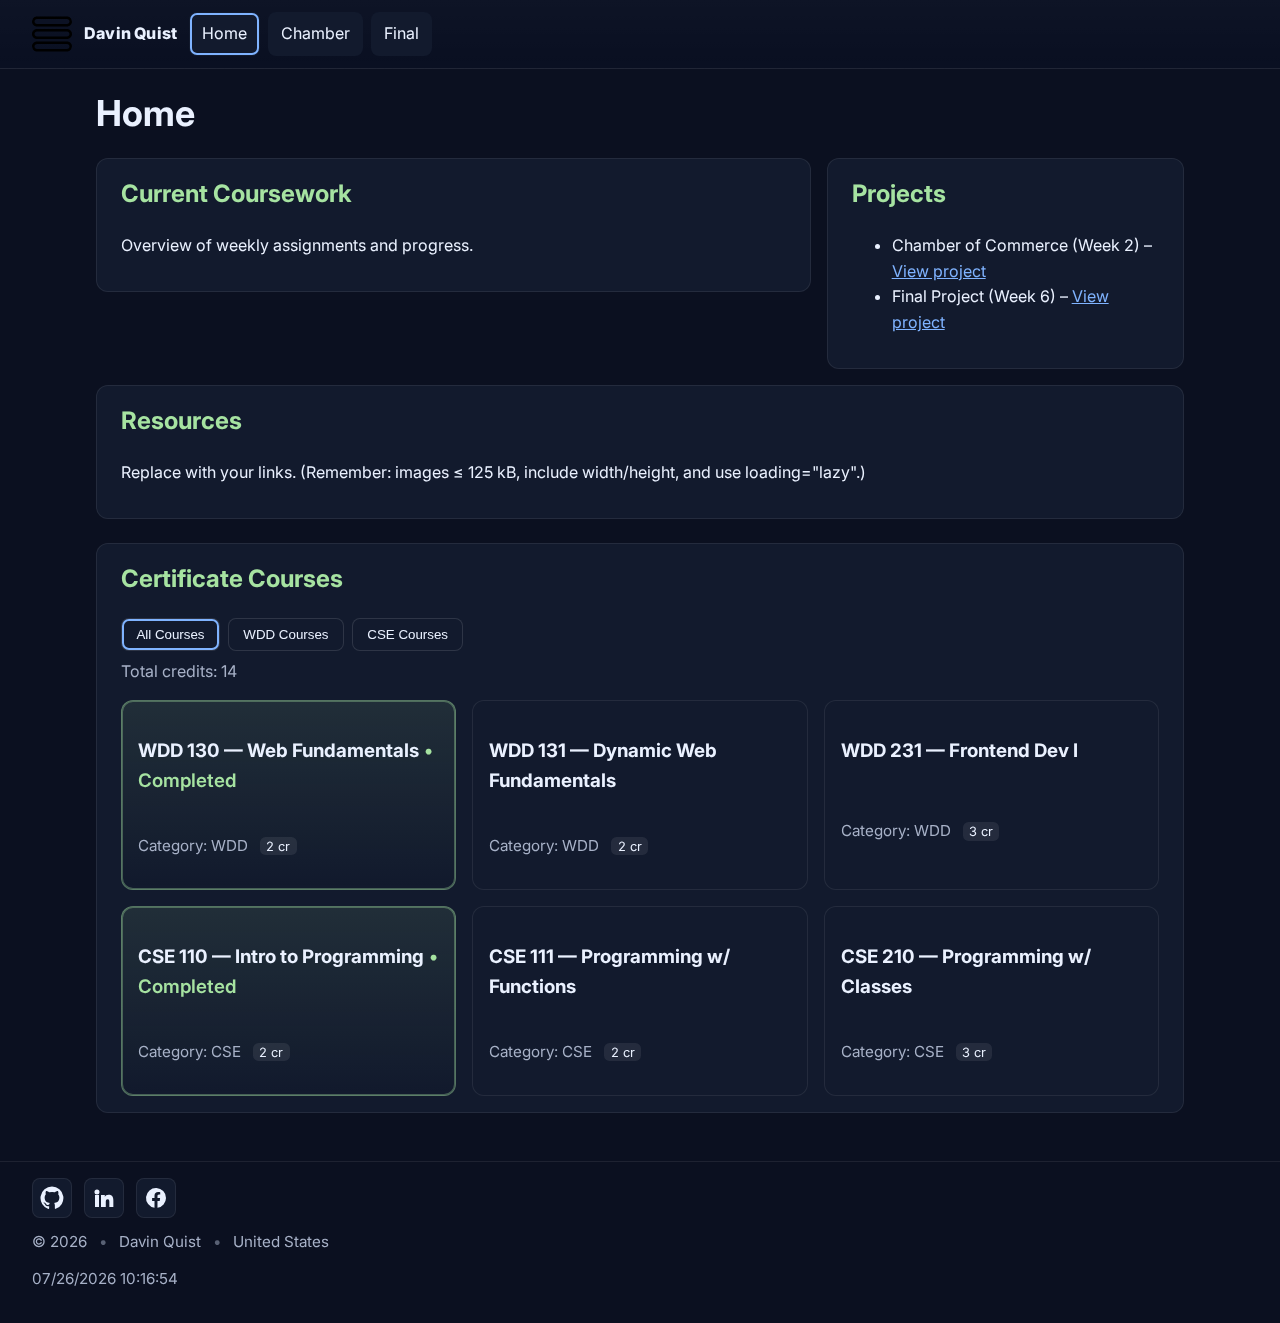
<file: index.html>
<!DOCTYPE html>
<html lang="en">
<head>
  <!-- Required meta -->
  <meta charset="utf-8">
  <meta name="viewport" content="width=device-width, initial-scale=1">

  <title>Home | Davin Quist</title>
  <meta name="description" content="Home page for Davin Quist — coursework, projects, and links to the Chamber and Final projects.">
  <meta name="author" content="Davin Quist">

  <!-- Google Fonts: single family -->
  <link rel="preconnect" href="https://fonts.googleapis.com" crossorigin>
  <link rel="preconnect" href="https://fonts.gstatic.com" crossorigin>
  <link href="https://fonts.googleapis.com/css2?family=Inter:wght@400;600;800&display=swap" rel="stylesheet">

  <link rel="stylesheet" href="styles/styles.css">
  <script defer src="scripts/main.js"></script>
</head>
<body>
  <a class="skip-link" href="#main">Skip to main content</a>

  <header class="site-header">
    <div class="brand">
      <a href="index.html" class="logo-link" aria-label="Site home">
        <img src="images/logo.svg" alt="DQ Monogram Logo" width="40" height="40" decoding="async">
      </a>
      <span class="site-owner">Davin Quist</span>
    </div>

    <button class="nav-toggle" aria-label="Open navigation" aria-expanded="false" aria-controls="site-nav">
      <span class="hamburger" aria-hidden="true"></span>
    </button>

    <nav id="site-nav" class="site-nav" aria-label="Primary">
      <ul class="nav-list">
        <li><a class="active" href="index.html" aria-current="page">Home</a></li>
        <li><a href="chamber/index.html">Chamber</a></li>
        <li><a href="final/index.html">Final</a></li>
      </ul>
    </nav>
  </header>

  <main id="main">
    <h1>Home</h1>

    <!-- Not a simple single column: becomes a 2-col grid on large screens -->
    <div class="sections">
      <section>
        <h2>Current Coursework</h2>
        <p>Overview of weekly assignments and progress.</p>
      </section>

      <section>
        <h2>Projects</h2>
        <ul>
          <li>Chamber of Commerce (Week 2) – <a href="chamber/index.html">View project</a></li>
          <li>Final Project (Week 6) – <a href="final/index.html">View project</a></li>
        </ul>
      </section>

      <section>
        <h2>Resources</h2>
        <p>Replace with your links. (Remember: images ≤ 125 kB, include width/height, and use loading="lazy".)</p>
        <!--
        <figure class="media">
          <img src="images/hero-1000.webp" alt="Optimized banner"
               width="1000" height="500" loading="lazy">
          <figcaption>Optimized WebP banner (≤ 125 kB).</figcaption>
        </figure>
        -->
      </section>
    </div>

    <!-- Certificate / Courses (dynamic) -->
    <section id="certificate">
      <h2>Certificate Courses</h2>

      <div class="filters" role="group" aria-label="Course filters">
        <button class="filter-btn active" data-filter="ALL" aria-pressed="true">All Courses</button>
        <button class="filter-btn" data-filter="WDD" aria-pressed="false">WDD Courses</button>
        <button class="filter-btn" data-filter="CSE" aria-pressed="false">CSE Courses</button>
      </div>

      <p class="credits" id="creditsTotal">Total credits: 0</p>
      <div id="courseGrid" class="course-grid" aria-live="polite"></div>
    </section>
  </main>

  <footer class="site-footer">
    <!-- Item 1: Social icons -->
    <nav class="social" aria-label="Social media">
      <ul>
        <li>
          <a href="https://github.com/DjRockstar131" target="_blank" rel="noopener noreferrer" aria-label="GitHub">
            <svg viewBox="0 0 24 24" width="24" height="24" aria-hidden="true" focusable="false">
              <path d="M12 .5a11.5 11.5 0 0 0-3.64 22.41c.58.11.79-.25.79-.56v-2.15c-3.22.7-3.9-1.39-3.9-1.39-.52-1.31-1.27-1.66-1.27-1.66-1.04-.7.08-.68.08-.68 1.15.08 1.75 1.18 1.75 1.18 1.03 1.77 2.71 1.26 3.37.96.1-.75.4-1.26.73-1.55-2.57-.29-5.27-1.29-5.27-5.74 0-1.27.45-2.31 1.18-3.13-.12-.29-.51-1.47.11-3.06 0 0 .97-.31 3.18 1.19a11.02 11.02 0 0 1 5.79 0c2.2-1.5 3.17-1.19 3.17-1.19.62 1.59.23 2.77.12 3.06.74.82 1.18 1.86 1.18 3.13 0 4.46-2.71 5.44-5.29 5.73.41.35.78 1.05.78 2.12v3.14c0 .31.21.68.8.56A11.5 11.5 0 0 0 12 .5z"/>
            </svg>
          </a>
        </li>
        <li>
          <a href="https://www.linkedin.com/in/davin-quist-2699b7219" target="_blank" rel="noopener noreferrer" aria-label="LinkedIn">
            <svg viewBox="0 0 24 24" width="24" height="24" aria-hidden="true" focusable="false">
              <path d="M4.98 3.5a2.5 2.5 0 1 1 0 5.001 2.5 2.5 0 0 1 0-5zM3 9h4v12H3zM9 9h3.8v1.64h.05c.53-.95 1.82-1.96 3.75-1.96 4.01 0 4.75 2.64 4.75 6.07V21h-4v-4.98c-0-1.19-0.02-2.72-1.66-2.72-1.66 0-1.91 1.3-1.91 2.64V21H9z"/>
            </svg>
          </a>
        </li>
        <li>
        <a href="https://www.facebook.com/YOUR_FACEBOOK_USERNAME" target="_blank" rel="noopener noreferrer" aria-label="Facebook">
          <svg viewBox="0 0 24 24" width="24" height="24" aria-hidden="true">
            <path d="M22 12a10 10 0 1 0-11.5 9.87v-6.99H8.1V12h2.4V9.8c0-2.38 1.42-3.7 3.6-3.7 1.04 0 2.13.18 2.13.18v2.34h-1.2c-1.18 0-1.55.74-1.55 1.5V12h2.64l-.42 2.88h-2.22v6.99A10 10 0 0 0 22 12z"/>
          </svg>
        </a>
      </li>
      </ul>
    </nav>

    <!-- Item 2 -->
    <p class="legal">
      <span id="copyright"></span>
      <span class="divider" aria-hidden="true">•</span>
      <span class="owner-name">Davin Quist</span>
      <span class="divider" aria-hidden="true">•</span>
      <span class="owner-location">United States</span>
    </p>

    <!-- Item 3 -->
    <p id="lastModified" class="last-modified" aria-live="polite"></p>
  </footer>
</body>
</html>
</file>
<file: styles/styles.css>
/* Color scheme + typographic system */
:root{
  --bg:#0b1020;
  --surface:#121a2d;
  --surface-2:#0e1628;
  --text:#eaf1ff;
  --muted:#a7b1c7;
  --accent:#7fb3ff;
  --accent-2:#a6e3a1;
  --focus:#ffd166;
}

*{box-sizing:border-box}
html,body{height:100%}
body{
  margin:0;
  font-family:"Inter", system-ui, -apple-system, Segoe UI, Roboto, Arial, sans-serif;
  color:var(--text);
  background:var(--bg);
  line-height:1.6;
  overflow-x:hidden; /* no horizontal scrolling 320–1200px */
  padding-left:0; padding-right:0;
}

/* Links */
a{color:var(--accent)}
a:hover,a:focus-visible{outline:none;text-decoration:underline}

/* Accessibility */
.skip-link{
  position:absolute;left:-9999px;top:auto;width:1px;height:1px;overflow:hidden
}
.skip-link:focus{
  position:absolute;left:1rem;top:1rem;width:auto;height:auto;
  padding:.5rem .75rem;background:var(--focus);color:#000;border-radius:.375rem;z-index:1000
}

/* Header */
.site-header{
  position:sticky;top:0;z-index:5;
  display:grid;grid-template-columns:auto 1fr auto;align-items:center;gap:.75rem;
  padding:.75rem clamp(1rem,3vw,2rem);
  background:linear-gradient(180deg,rgba(255,255,255,.02),transparent);
  border-bottom:1px solid rgba(255,255,255,.08);
  backdrop-filter:saturate(1.1) blur(8px);
}
.brand{display:inline-flex;align-items:center;gap:.75rem}
.logo-link img{display:block;border-radius:.5rem}
.site-owner{font-weight:800;letter-spacing:.2px}

/* Navigation */
.nav-toggle{
  appearance:none;border:1px solid rgba(255,255,255,.12);
  background:var(--surface);color:var(--text);
  padding:.5rem .75rem;border-radius:.5rem;cursor:pointer;
  display:inline-flex;align-items:center
}
.nav-toggle:focus-visible{outline:2px solid var(--focus)}
.hamburger,.hamburger::before,.hamburger::after{
  display:block;width:22px;height:2px;background:var(--text);content:"";position:relative
}
.hamburger::before{top:-6px;position:relative}
.hamburger::after{top:6px;position:relative}

.site-nav{grid-column:1/-1;display:none;padding:.5rem 0 0}
.site-nav.open{display:block}
.nav-list{
  list-style:none;margin:0;padding:0;display:grid;gap:.5rem
}
.nav-list a{
  display:block;padding:.5rem .75rem;border-radius:.5rem;text-decoration:none;color:var(--text);
  background:var(--surface);border:1px solid transparent; /* fixed border width */
  transition:box-shadow .18s ease, transform .18s ease, border-color .18s ease, background-color .18s ease;
}
.nav-list a:hover,.nav-list a:focus-visible{
  background:var(--surface-2);
  border-color:rgba(255,255,255,.12); /* no twitching */
  box-shadow:0 0 0 2px rgba(127,179,255,.25) inset;
  transform:translateY(-1px);
}
.nav-list a.active{box-shadow:0 0 0 2px var(--accent) inset}

@media (min-width: 768px){
  .site-header{grid-template-columns:auto 1fr auto}
  .site-nav{display:block;grid-column:auto;padding:0}
  .nav-list{display:flex;gap:.5rem}
  .nav-toggle{display:none}
}

/* Main layout */
main{max-width:72rem;margin:1rem auto 3rem;padding:0 clamp(1rem,3vw,2rem)}
h1{margin:.5rem 0 1rem;font-size:clamp(1.6rem,2.8vw,2.25rem)}
.sections{
  display:grid;gap:1rem;
  grid-template-columns:1fr; /* small screens: one column (readable) */
}
@media (min-width: 900px){
  .sections{
    grid-template-columns:2fr 1fr; /* not a simple one column at large sizes */
    align-items:start
  }
  .sections section:last-child{grid-column:1 / -1}
}
section{
  background:var(--surface);border:1px solid rgba(255,255,255,.08);
  border-radius:.75rem;padding:1rem clamp(1rem,3vw,1.5rem)
}
section h2{margin-top:0;color:var(--accent-2);font-size:clamp(1.2rem,2.2vw,1.5rem)}

/* Images: no squish/pixelation + text padding to avoid tangents */
img{max-width:100%;height:auto;image-rendering:auto;display:block}
.media{margin:0}
.media img{border-radius:.5rem}
section p, li{word-wrap:break-word}

/* Certificate / Courses */
#certificate{margin-top:1.5rem}
.filters{display:flex;flex-wrap:wrap;gap:.5rem;margin:.5rem 0 0}
.filter-btn{
  padding:.5rem .9rem;border-radius:.5rem;border:1px solid rgba(255,255,255,.12);
  background:var(--surface);color:var(--text);cursor:pointer
}
.filter-btn:hover,.filter-btn:focus-visible{
  outline:none;background:var(--surface-2);box-shadow:0 0 0 2px rgba(127,179,255,.25) inset
}
.filter-btn.active{box-shadow:0 0 0 2px var(--accent) inset}
.credits{margin:.5rem 0 1rem;color:var(--muted)}

.course-grid{display:grid;gap:1rem;grid-template-columns:1fr}
@media (min-width:700px){.course-grid{grid-template-columns:repeat(2,1fr)}}
@media (min-width:1100px){.course-grid{grid-template-columns:repeat(3,1fr)}}

.course-card{
  background:var(--surface);border:1px solid rgba(255,255,255,.08);border-radius:.75rem;
  padding:1rem;display:grid;gap:.25rem
}
.course-card .meta{color:var(--muted);font-size:.95rem}
.course-card .badge{
  margin-left:.5rem;padding:.1rem .4rem;border-radius:.35rem;font-size:.8rem;
  background:rgba(255,255,255,.08);color:var(--text)
}

/* Completed course styling (complimentary but distinct) */
.course-card.completed{
  background:linear-gradient(180deg, rgba(166,227,161,.10), transparent);
  border-color:rgba(166,227,161,.45);
  box-shadow:0 0 0 1px rgba(166,227,161,.35) inset;
}
.course-card.completed .title::after{
  content:" • Completed"; color:var(--accent-2); font-weight:600;
}

/* Footer */
.site-footer{
  border-top:1px solid rgba(255,255,255,.08);
  padding:1rem clamp(1rem,3vw,2rem) 2rem; display:grid; gap:.75rem
}
.social ul{list-style:none;margin:0;padding:0;display:inline-flex;gap:.75rem}
.social a{
  display:inline-flex;align-items:center;justify-content:center;
  width:40px;height:40px;border-radius:.5rem;background:var(--surface);
  border:1px solid rgba(255,255,255,.08)
}
.social a:hover,.social a:focus-visible{outline:none;border-color:var(--accent)}
.social svg{fill:var(--text)}
.legal,.last-modified{color:var(--muted);margin:0;font-size:.95rem}
.divider{opacity:.5;padding:0 .5rem}
</file>
